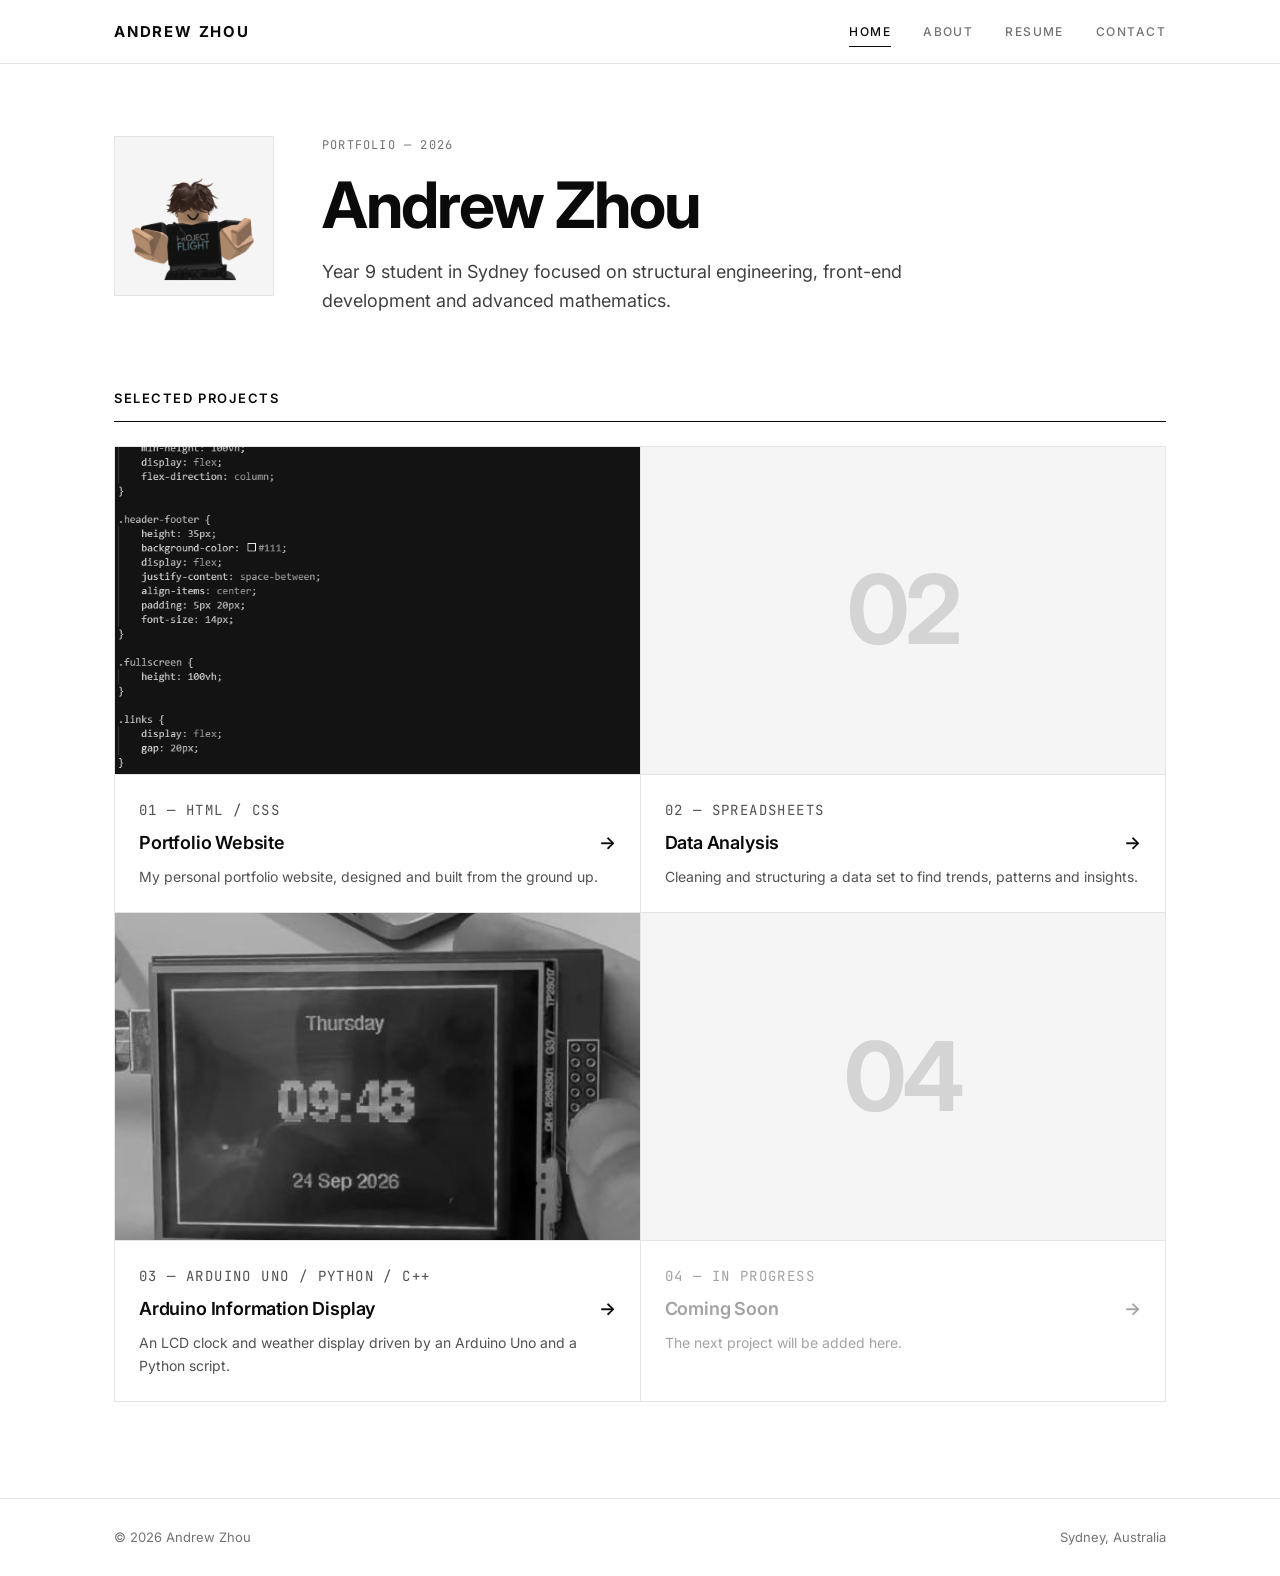
<file: index.html>
<!DOCTYPE html>
<html lang="en">

<head>
    <meta charset="UTF-8">
    <meta name="viewport" content="width=device-width, initial-scale=1.0">
    <title>Andrew Zhou | Portfolio</title>
    <link rel="preconnect" href="https://fonts.googleapis.com">
    <link rel="preconnect" href="https://fonts.gstatic.com" crossorigin>
    <link href="https://fonts.googleapis.com/css2?family=Inter:wght@400;500;600;700&family=JetBrains+Mono:wght@400;500&display=swap" rel="stylesheet">
    <link rel="stylesheet" href="style.css">
</head>

<body>
    <div class="page-layout">
        <header>
            <div class="header-container">
                <a class="brand" href="index.html">Andrew Zhou</a>
                <nav class="links">
                    <a href="index.html" class="active">Home</a>
                    <a href="about.html">About</a>
                    <a href="resume.html">Resume</a>
                    <a href="contacts.html">Contact</a>
                </nav>
            </div>
        </header>

        <main>
            <section class="bio">
                <img class="avatar zoomable" src="pfplaceholder.png" alt="Andrew Zhou">
                <div class="bio-content">
                    <p class="eyebrow">Portfolio — 2026</p>
                    <h1>Andrew Zhou</h1>
                    <p class="lead">Year 9 student in Sydney focused on structural engineering, front-end development
                        and advanced mathematics.</p>
                </div>
            </section>

            <section>
                <h2>Selected Projects</h2>
                <div class="project-grid">
                    <a class="card" href="project1.html">
                        <div class="card-media"><img src="project-1-1.png" alt="Portfolio website CSS"></div>
                        <div class="card-body">
                            <p class="eyebrow">01 — HTML / CSS</p>
                            <h3>Portfolio Website <span class="arrow">→</span></h3>
                            <p>My personal portfolio website, designed and built from the ground up.</p>
                        </div>
                    </a>

                    <a class="card" href="project2.html">
                        <div class="card-media blank">02</div>
                        <div class="card-body">
                            <p class="eyebrow">02 — Spreadsheets</p>
                            <h3>Data Analysis <span class="arrow">→</span></h3>
                            <p>Cleaning and structuring a data set to find trends, patterns and insights.</p>
                        </div>
                    </a>

                    <a class="card" href="project3.html">
                        <div class="card-media"><img src="project-3-display.jpg" alt="Arduino LCD showing the time"></div>
                        <div class="card-body">
                            <p class="eyebrow">03 — Arduino Uno / Python / C++</p>
                            <h3>Arduino Information Display <span class="arrow">→</span></h3>
                            <p>An LCD clock and weather display driven by an Arduino Uno and a Python script.</p>
                        </div>
                    </a>

                    <a class="card muted" href="project4.html">
                        <div class="card-media blank">04</div>
                        <div class="card-body">
                            <p class="eyebrow">04 — In progress</p>
                            <h3>Coming Soon <span class="arrow">→</span></h3>
                            <p>The next project will be added here.</p>
                        </div>
                    </a>
                </div>
            </section>
        </main>

        <footer>
            <div class="footer-container">
                <p>© 2026 Andrew Zhou</p>
                <p>Sydney, Australia</p>
            </div>
        </footer>
    </div>
    <script src="script.js"></script>
</body>

</html>
</file>
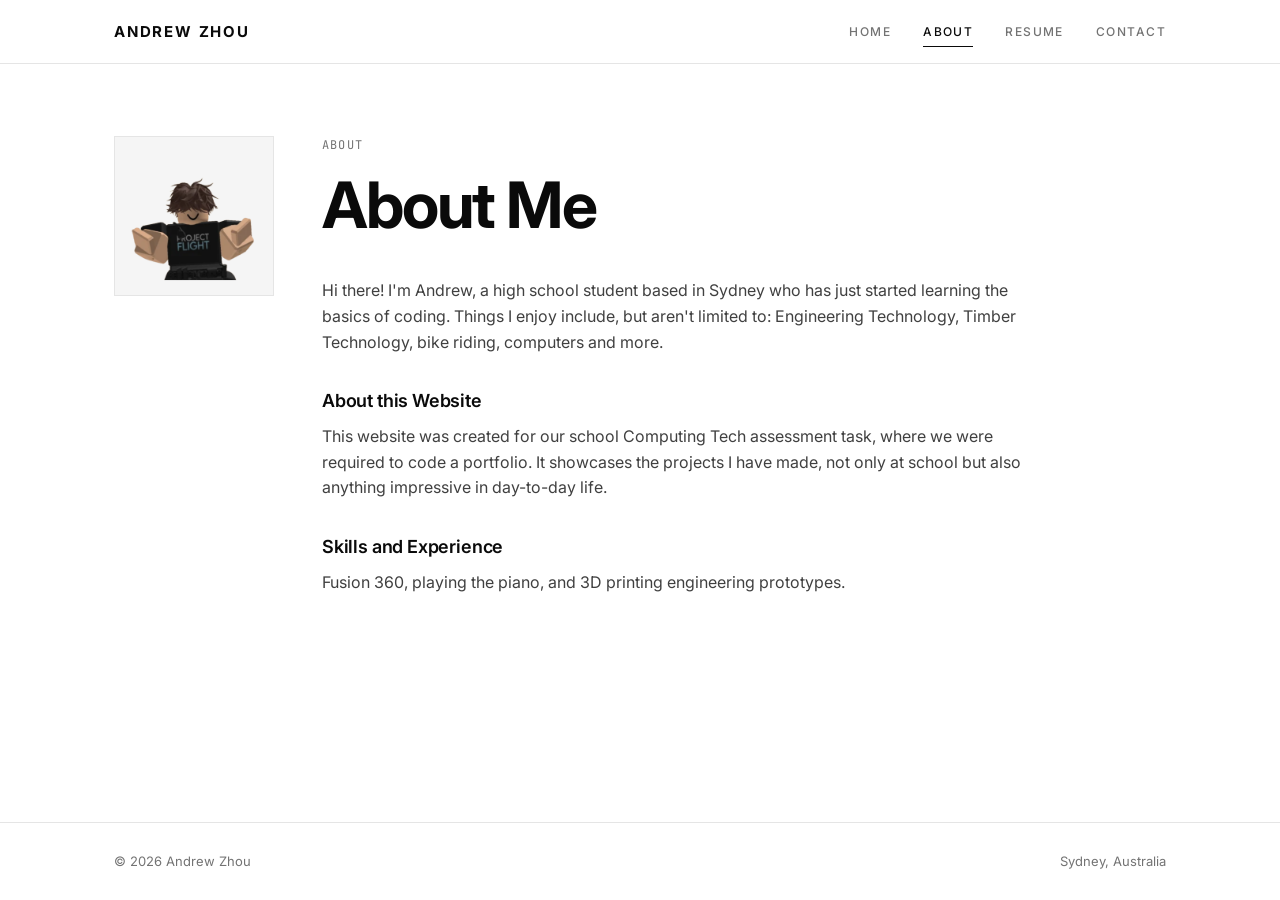
<file: about.html>
<!DOCTYPE html>
<html lang="en">

<head>
    <meta charset="UTF-8">
    <meta name="viewport" content="width=device-width, initial-scale=1.0">
    <title>About | Andrew Zhou</title>
    <link rel="preconnect" href="https://fonts.googleapis.com">
    <link rel="preconnect" href="https://fonts.gstatic.com" crossorigin>
    <link href="https://fonts.googleapis.com/css2?family=Inter:wght@400;500;600;700&family=JetBrains+Mono:wght@400;500&display=swap" rel="stylesheet">
    <link rel="stylesheet" href="style.css">
</head>

<body>
    <div class="page-layout">
        <header>
            <div class="header-container">
                <a class="brand" href="index.html">Andrew Zhou</a>
                <nav class="links">
                    <a href="index.html">Home</a>
                    <a href="about.html" class="active">About</a>
                    <a href="resume.html">Resume</a>
                    <a href="contacts.html">Contact</a>
                </nav>
            </div>
        </header>

        <main>
            <section class="bio">
                <img class="avatar zoomable" src="pfplaceholder.png" alt="Andrew Zhou">
                <div class="bio-content">
                    <p class="eyebrow">About</p>
                    <h1>About Me</h1>
                    <div class="prose">
                        <p>Hi there! I'm Andrew, a high school student based in Sydney who has just started learning
                            the basics of coding. Things I enjoy include, but aren't limited to: Engineering
                            Technology, Timber Technology, bike riding, computers and more.</p>

                        <h3>About this Website</h3>
                        <p>This website was created for our school Computing Tech assessment task, where we were
                            required to code a portfolio. It showcases the projects I have made, not only at school but
                            also anything impressive in day-to-day life.</p>

                        <h3>Skills and Experience</h3>
                        <p>Fusion 360, playing the piano, and 3D printing engineering prototypes.</p>
                    </div>
                </div>
            </section>
        </main>

        <footer>
            <div class="footer-container">
                <p>© 2026 Andrew Zhou</p>
                <p>Sydney, Australia</p>
            </div>
        </footer>
    </div>
    <script src="script.js"></script>
</body>

</html>
</file>
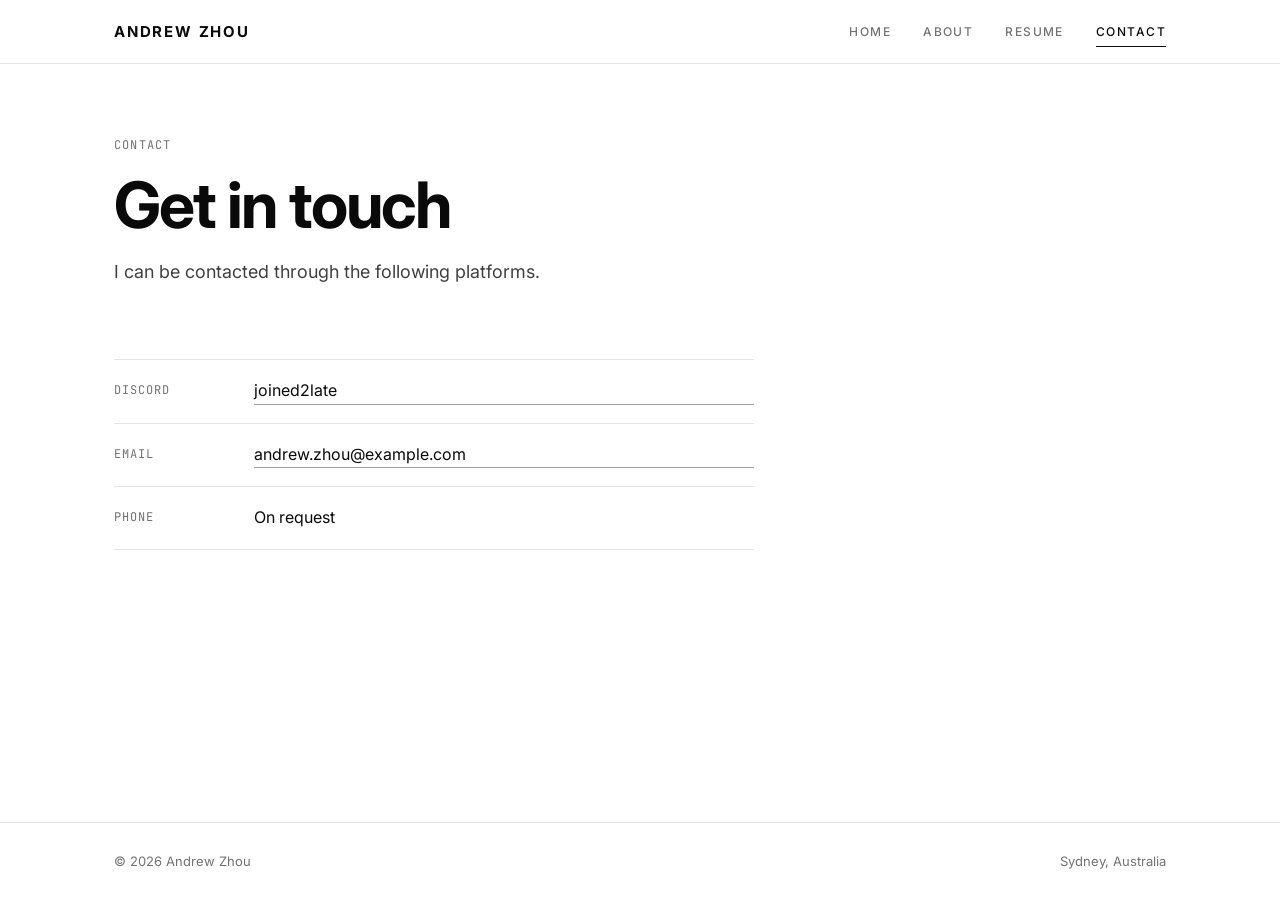
<file: contacts.html>
<!DOCTYPE html>
<html lang="en">

<head>
    <meta charset="UTF-8">
    <meta name="viewport" content="width=device-width, initial-scale=1.0">
    <title>Contact | Andrew Zhou</title>
    <link rel="preconnect" href="https://fonts.googleapis.com">
    <link rel="preconnect" href="https://fonts.gstatic.com" crossorigin>
    <link href="https://fonts.googleapis.com/css2?family=Inter:wght@400;500;600;700&family=JetBrains+Mono:wght@400;500&display=swap" rel="stylesheet">
    <link rel="stylesheet" href="style.css">
</head>

<body>
    <div class="page-layout">
        <header>
            <div class="header-container">
                <a class="brand" href="index.html">Andrew Zhou</a>
                <nav class="links">
                    <a href="index.html">Home</a>
                    <a href="about.html">About</a>
                    <a href="resume.html">Resume</a>
                    <a href="contacts.html" class="active">Contact</a>
                </nav>
            </div>
        </header>

        <main>
            <section>
                <p class="eyebrow">Contact</p>
                <h1>Get in touch</h1>
                <p class="lead" style="margin-top: 20px;">I can be contacted through the following platforms.</p>
            </section>

            <ul class="contact-list">
                <li><span class="label">Discord</span><a href="https://discord.com/users/user_id"
                        target="_blank" rel="noopener">joined2late</a></li>
                <li><span class="label">Email</span><a href="mailto:andrew.zhou@example.com">andrew.zhou@example.com</a></li>
                <li><span class="label">Phone</span><span>On request</span></li>
            </ul>
        </main>

        <footer>
            <div class="footer-container">
                <p>© 2026 Andrew Zhou</p>
                <p>Sydney, Australia</p>
            </div>
        </footer>
    </div>
    <script src="script.js"></script>
</body>

</html>
</file>
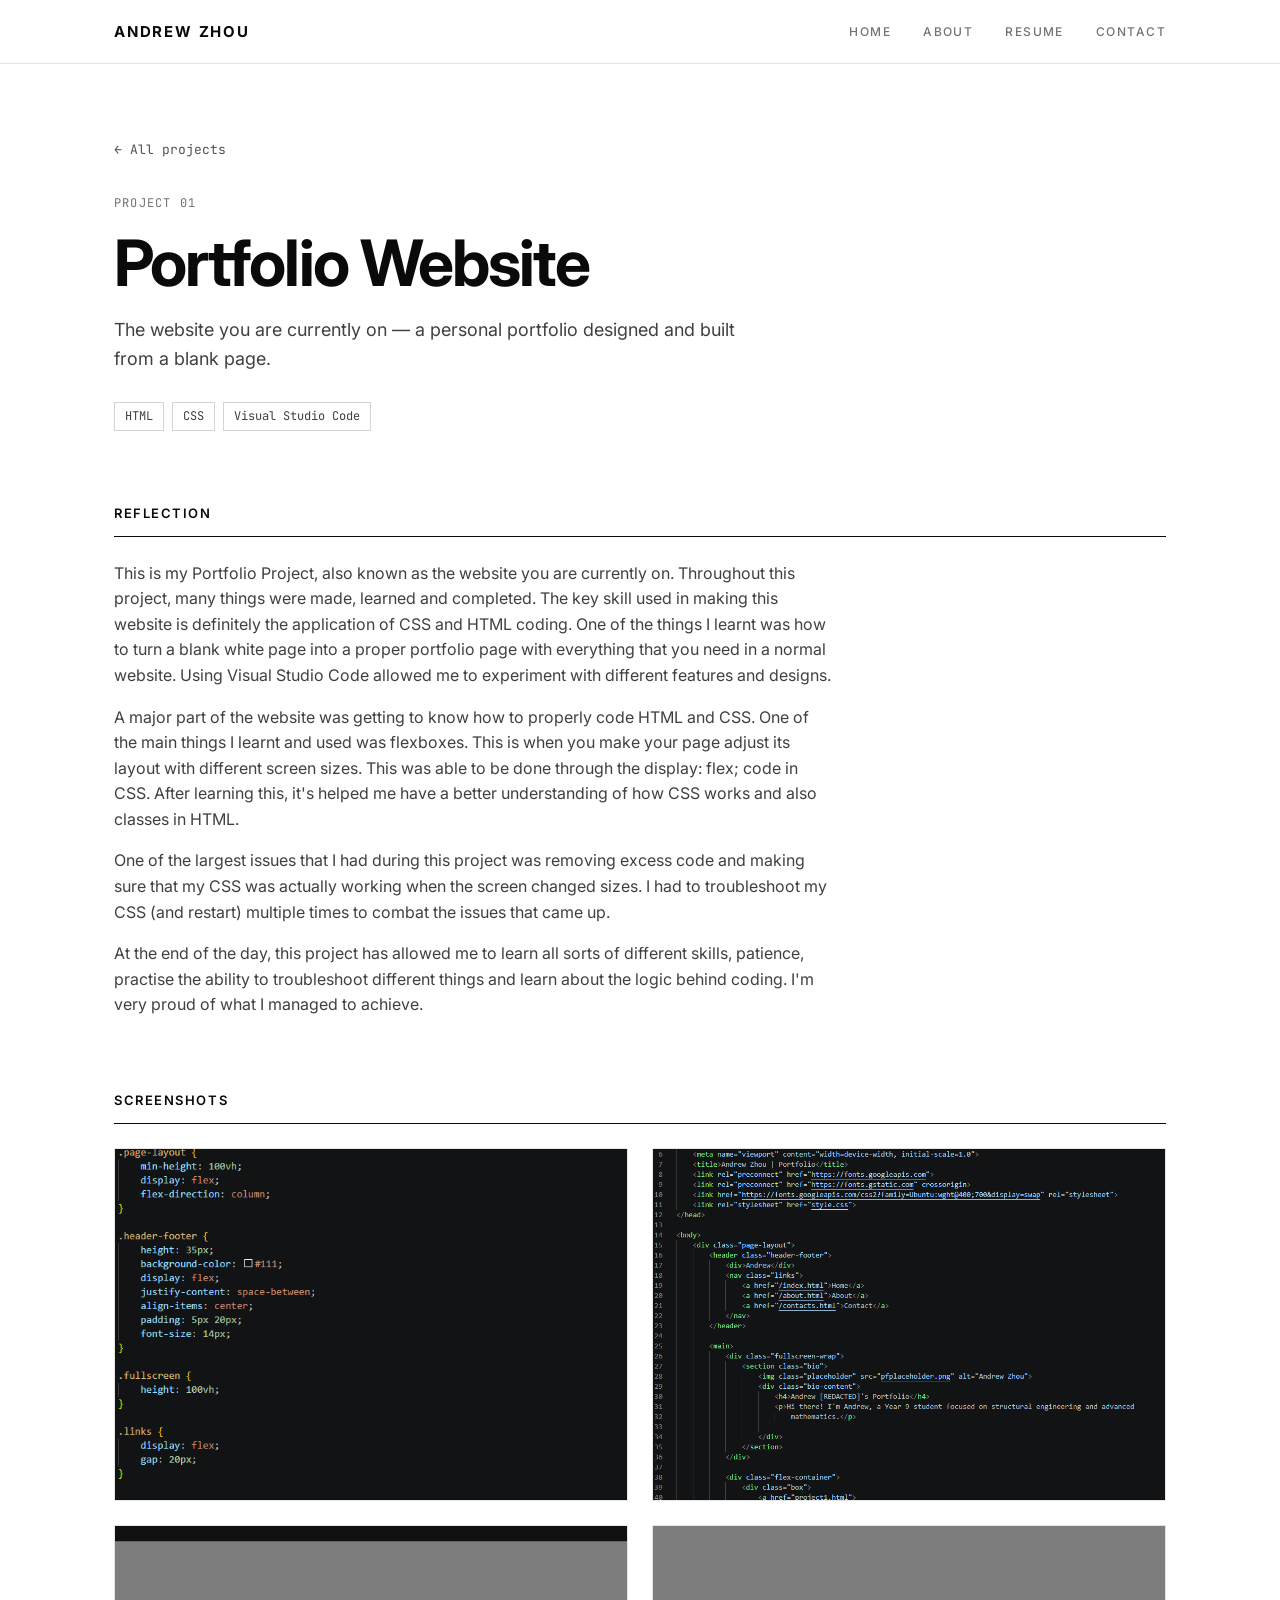
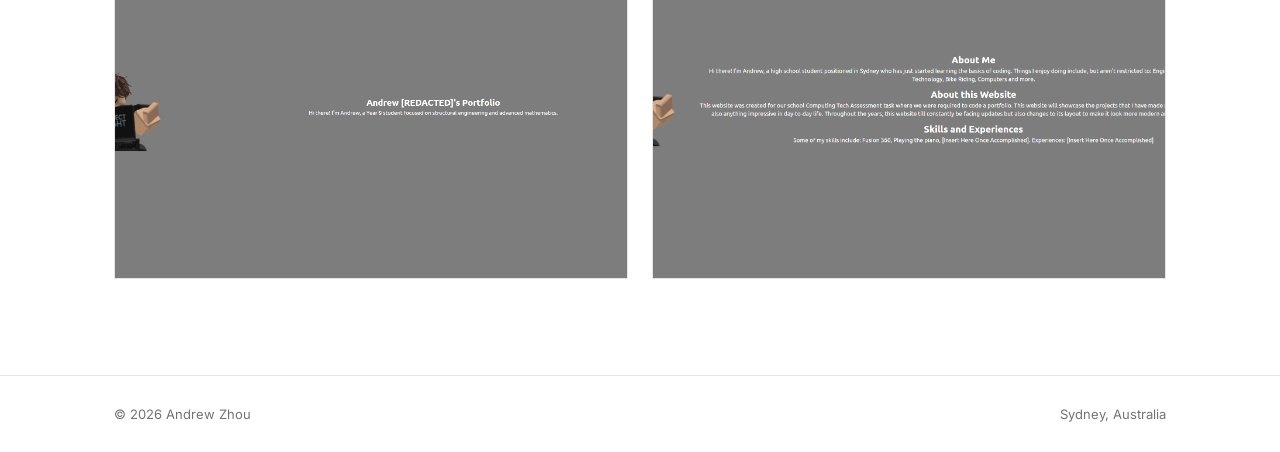
<file: project1.html>
<!DOCTYPE html>
<html lang="en">

<head>
    <meta charset="UTF-8">
    <meta name="viewport" content="width=device-width, initial-scale=1.0">
    <title>Portfolio Website | Andrew Zhou</title>
    <link rel="preconnect" href="https://fonts.googleapis.com">
    <link rel="preconnect" href="https://fonts.gstatic.com" crossorigin>
    <link href="https://fonts.googleapis.com/css2?family=Inter:wght@400;500;600;700&family=JetBrains+Mono:wght@400;500&display=swap" rel="stylesheet">
    <link rel="stylesheet" href="style.css">
</head>

<body>
    <div class="page-layout">
        <header>
            <div class="header-container">
                <a class="brand" href="index.html">Andrew Zhou</a>
                <nav class="links">
                    <a href="index.html">Home</a>
                    <a href="about.html">About</a>
                    <a href="resume.html">Resume</a>
                    <a href="contacts.html">Contact</a>
                </nav>
            </div>
        </header>

        <main>
            <section class="project-header">
                <a class="back-link" href="index.html">← All projects</a>
                <p class="eyebrow" style="margin-top: 32px;">Project 01</p>
                <h1>Portfolio Website</h1>
                <p class="lead">The website you are currently on — a personal portfolio designed and built from a
                    blank page.</p>
                <div class="meta-row">
                    <span class="tag">HTML</span>
                    <span class="tag">CSS</span>
                    <span class="tag">Visual Studio Code</span>
                </div>
            </section>

            <section>
                <h2>Reflection</h2>
                <div class="prose">
                    <p>This is my Portfolio Project, also known as the website you are currently on. Throughout this
                        project, many things were made, learned and completed. The key skill used in making this website
                        is definitely the application of CSS and HTML coding. One of the things I learnt was how to turn
                        a blank white page into a proper portfolio page with everything that you need in a normal
                        website. Using Visual Studio Code allowed me to experiment with different features and
                        designs.</p>

                    <p>A major part of the website was getting to know how to properly code HTML and CSS. One of the
                        main things I learnt and used was flexboxes. This is when you make your page adjust its layout
                        with different screen sizes. This was able to be done through the display: flex; code in CSS.
                        After learning this, it's helped me have a better understanding of how CSS works and also
                        classes in HTML.</p>

                    <p>One of the largest issues that I had during this project was removing excess code and making
                        sure that my CSS was actually working when the screen changed sizes. I had to troubleshoot my
                        CSS (and restart) multiple times to combat the issues that came up.</p>

                    <p>At the end of the day, this project has allowed me to learn all sorts of different skills,
                        patience, practise the ability to troubleshoot different things and learn about the logic behind
                        coding. I'm very proud of what I managed to achieve.</p>
                </div>
            </section>

            <section>
                <h2>Screenshots</h2>
                <div class="gallery">
                    <figure><img class="zoomable" src="project-1-1.png" alt="Portfolio CSS, view 1"></figure>
                    <figure><img class="zoomable" src="project-1-2.png" alt="Portfolio CSS, view 2"></figure>
                    <figure><img class="zoomable" src="project-1-3.png" alt="Portfolio CSS, view 3"></figure>
                    <figure><img class="zoomable" src="project-1-4.png" alt="Portfolio CSS, view 4"></figure>
                </div>
            </section>
        </main>

        <footer>
            <div class="footer-container">
                <p>© 2026 Andrew Zhou</p>
                <p>Sydney, Australia</p>
            </div>
        </footer>
    </div>
    <script src="script.js"></script>
</body>

</html>
</file>
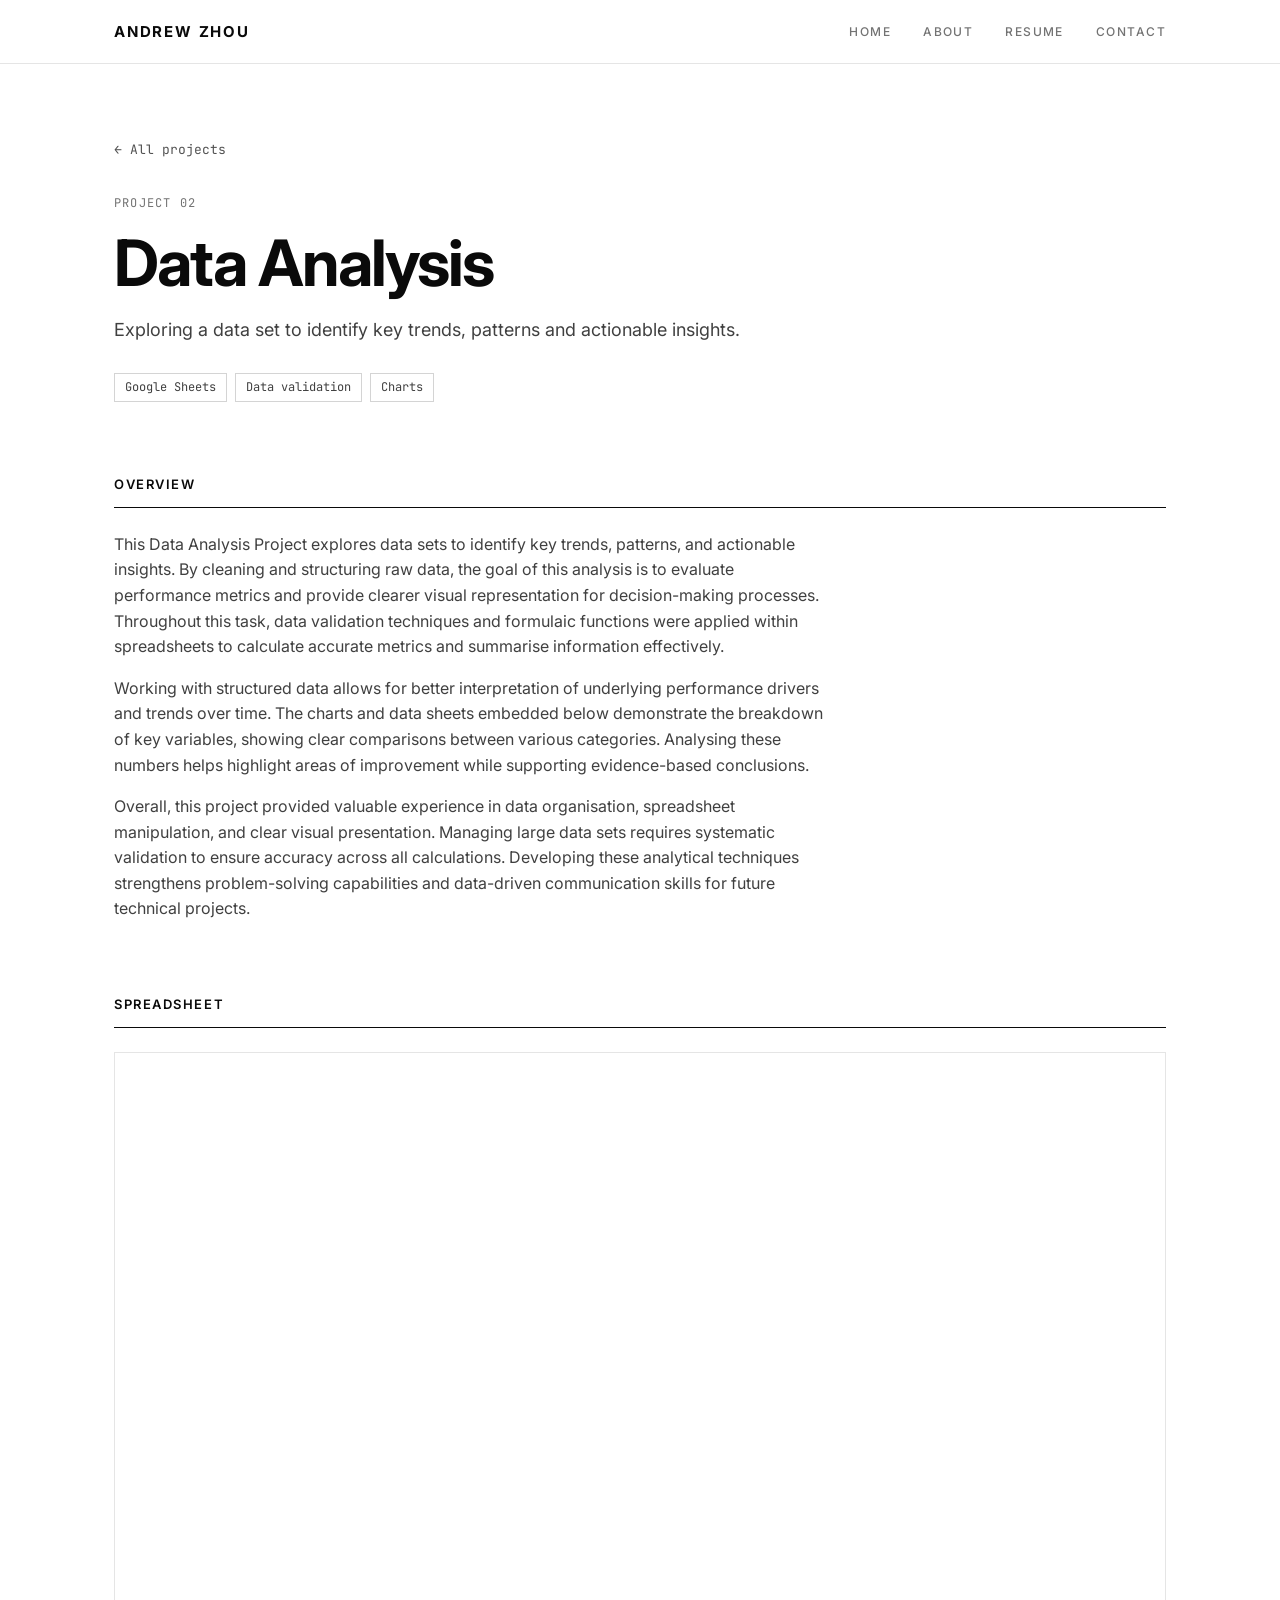
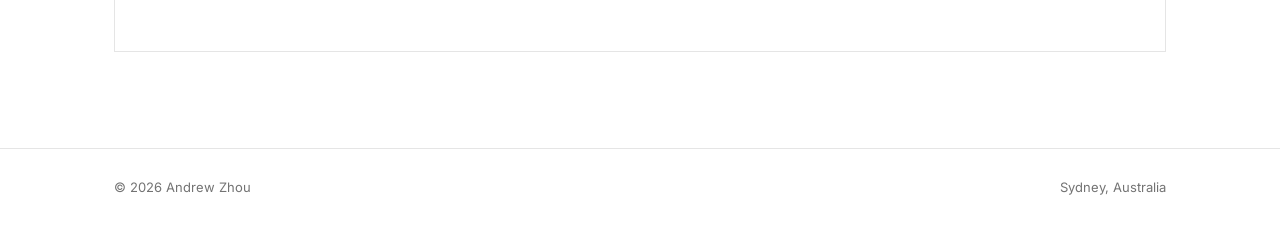
<file: project2.html>
<!DOCTYPE html>
<html lang="en">

<head>
    <meta charset="UTF-8">
    <meta name="viewport" content="width=device-width, initial-scale=1.0">
    <title>Data Analysis | Andrew Zhou</title>
    <link rel="preconnect" href="https://fonts.googleapis.com">
    <link rel="preconnect" href="https://fonts.gstatic.com" crossorigin>
    <link href="https://fonts.googleapis.com/css2?family=Inter:wght@400;500;600;700&family=JetBrains+Mono:wght@400;500&display=swap" rel="stylesheet">
    <link rel="stylesheet" href="style.css">
</head>

<body>
    <div class="page-layout">
        <header>
            <div class="header-container">
                <a class="brand" href="index.html">Andrew Zhou</a>
                <nav class="links">
                    <a href="index.html">Home</a>
                    <a href="about.html">About</a>
                    <a href="resume.html">Resume</a>
                    <a href="contacts.html">Contact</a>
                </nav>
            </div>
        </header>

        <main>
            <section class="project-header">
                <a class="back-link" href="index.html">← All projects</a>
                <p class="eyebrow" style="margin-top: 32px;">Project 02</p>
                <h1>Data Analysis</h1>
                <p class="lead">Exploring a data set to identify key trends, patterns and actionable insights.</p>
                <div class="meta-row">
                    <span class="tag">Google Sheets</span>
                    <span class="tag">Data validation</span>
                    <span class="tag">Charts</span>
                </div>
            </section>

            <section>
                <h2>Overview</h2>
                <div class="prose">
                    <p>This Data Analysis Project explores data sets to identify key trends, patterns, and actionable
                        insights. By cleaning and structuring raw data, the goal of this analysis is to evaluate
                        performance metrics and provide clearer visual representation for decision-making processes.
                        Throughout this task, data validation techniques and formulaic functions were applied within
                        spreadsheets to calculate accurate metrics and summarise information effectively.</p>

                    <p>Working with structured data allows for better interpretation of underlying performance drivers
                        and trends over time. The charts and data sheets embedded below demonstrate the breakdown of key
                        variables, showing clear comparisons between various categories. Analysing these numbers helps
                        highlight areas of improvement while supporting evidence-based conclusions.</p>

                    <p>Overall, this project provided valuable experience in data organisation, spreadsheet
                        manipulation, and clear visual presentation. Managing large data sets requires systematic
                        validation to ensure accuracy across all calculations. Developing these analytical techniques
                        strengthens problem-solving capabilities and data-driven communication skills for future
                        technical projects.</p>
                </div>
            </section>

            <section>
                <h2>Spreadsheet</h2>
                <iframe class="project-iframe" title="Data analysis spreadsheet"
                    src="https://docs.google.com/spreadsheets/d/e/2PACX-1vS1YL8SQhiE1NssMwCiyISumBvDnie-OPZ-WW_bIde1H_YbNK5woo7lVQIMuYeaV9eS14GYPBPFekaS/pubhtml?widget=true&amp;headers=false"></iframe>
            </section>
        </main>

        <footer>
            <div class="footer-container">
                <p>© 2026 Andrew Zhou</p>
                <p>Sydney, Australia</p>
            </div>
        </footer>
    </div>
    <script src="script.js"></script>
</body>

</html>
</file>
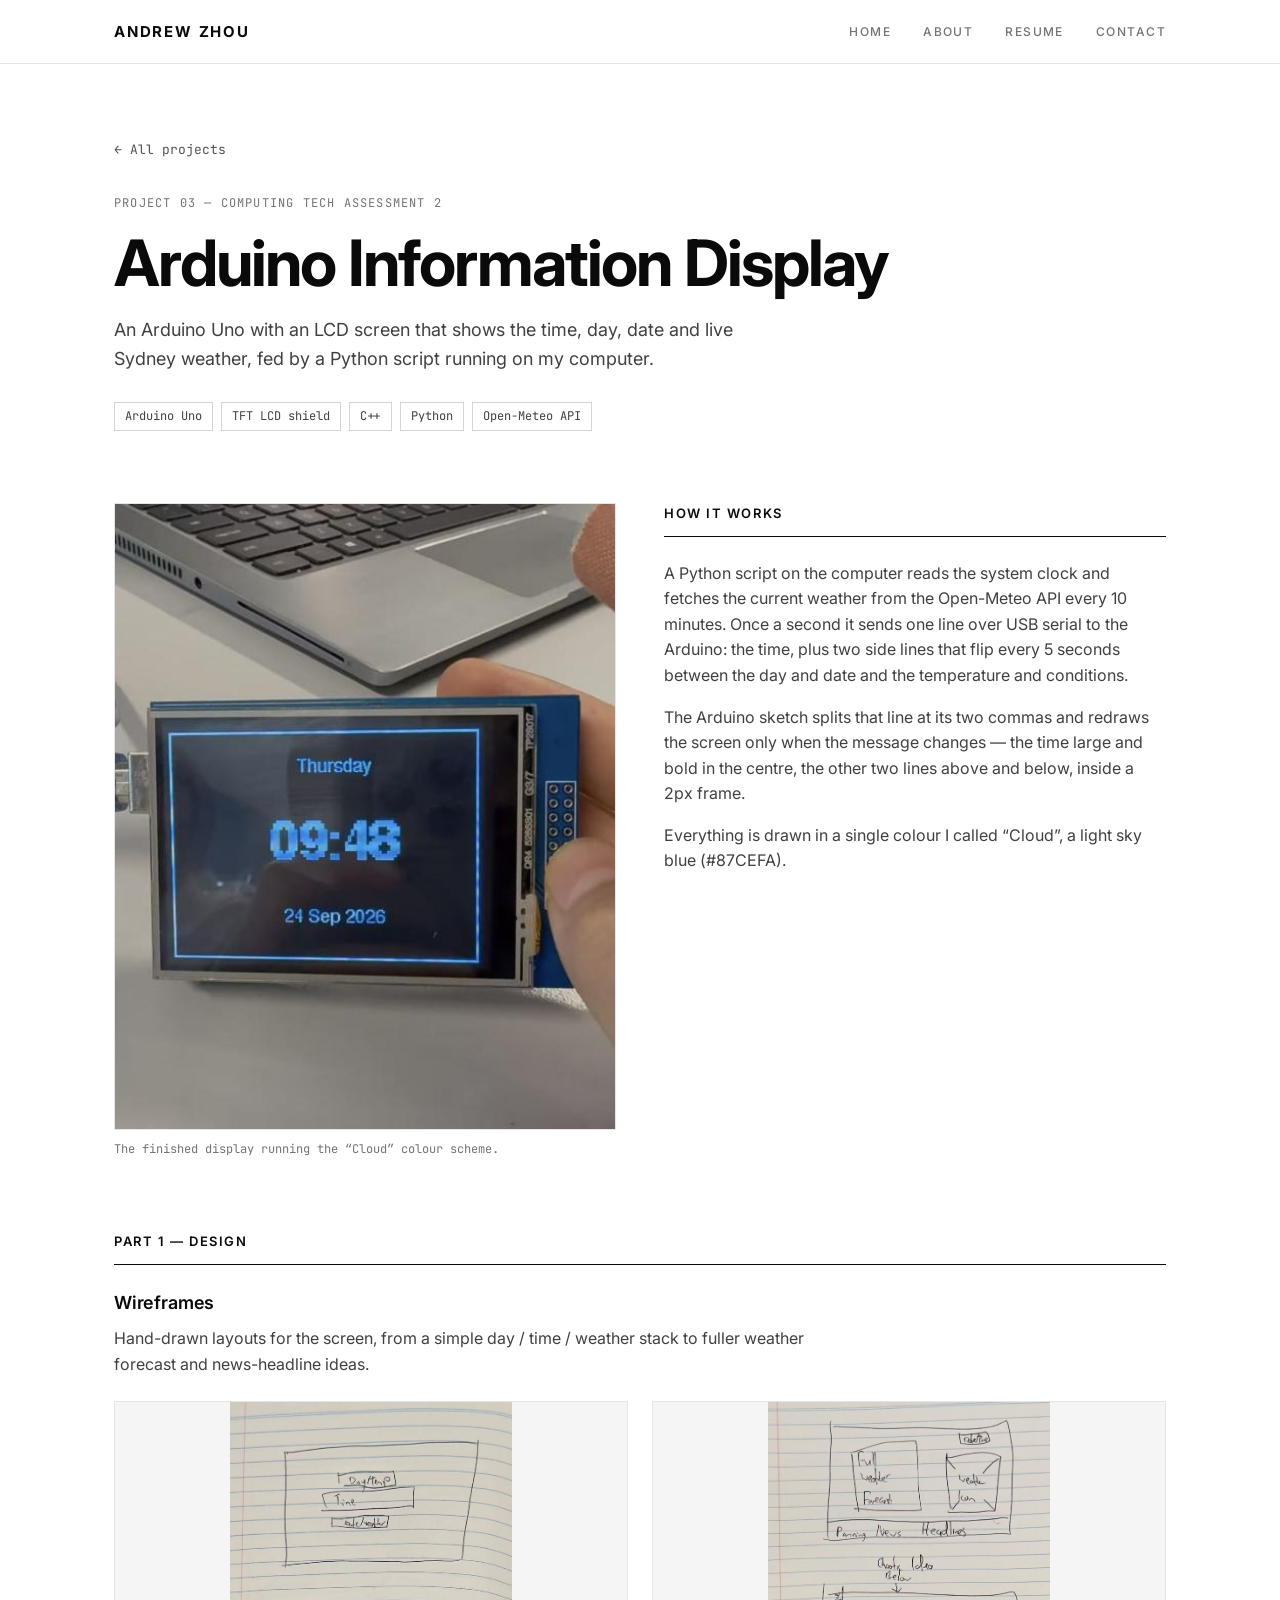
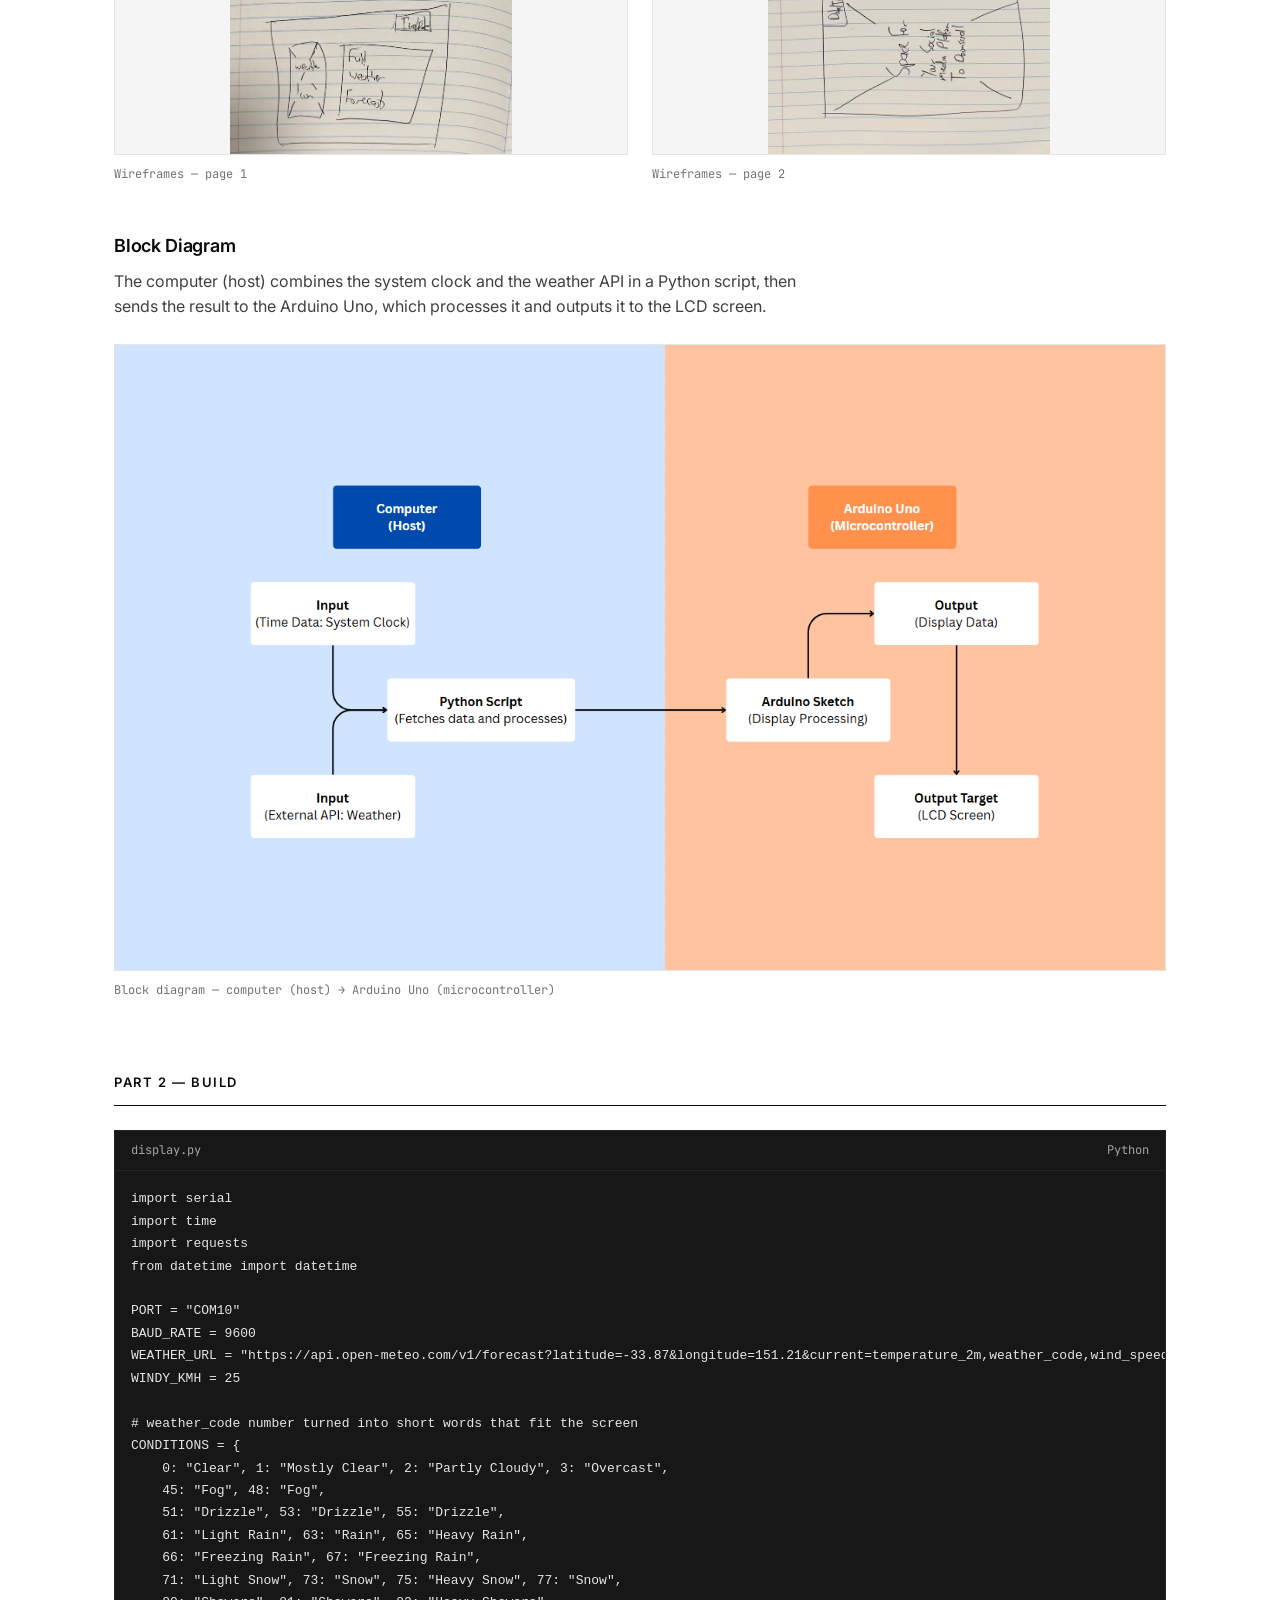
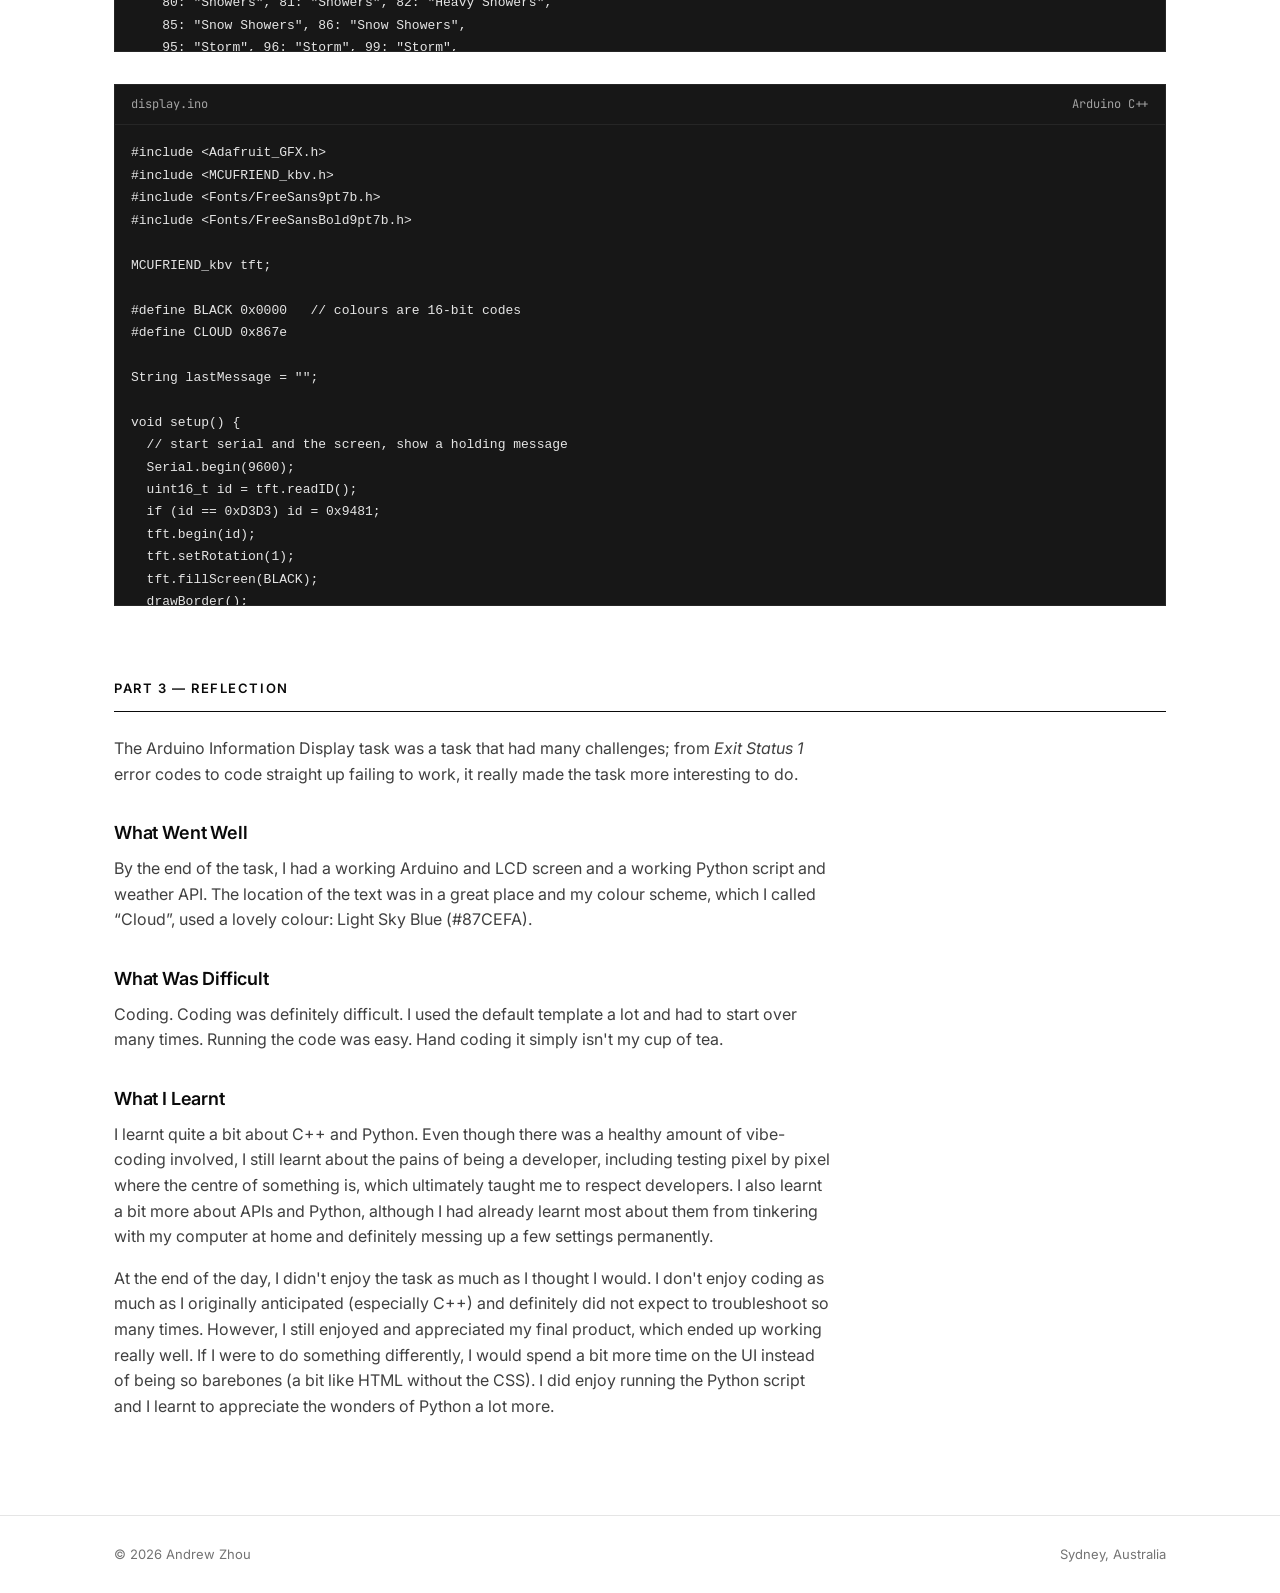
<file: project3.html>
<!DOCTYPE html>
<html lang="en">

<head>
    <meta charset="UTF-8">
    <meta name="viewport" content="width=device-width, initial-scale=1.0">
    <title>Arduino Information Display | Andrew Zhou</title>
    <link rel="preconnect" href="https://fonts.googleapis.com">
    <link rel="preconnect" href="https://fonts.gstatic.com" crossorigin>
    <link href="https://fonts.googleapis.com/css2?family=Inter:wght@400;500;600;700&family=JetBrains+Mono:wght@400;500&display=swap" rel="stylesheet">
    <link rel="stylesheet" href="style.css">
</head>

<body>
    <div class="page-layout">
        <header>
            <div class="header-container">
                <a class="brand" href="index.html">Andrew Zhou</a>
                <nav class="links">
                    <a href="index.html">Home</a>
                    <a href="about.html">About</a>
                    <a href="resume.html">Resume</a>
                    <a href="contacts.html">Contact</a>
                </nav>
            </div>
        </header>

        <main>
            <section class="project-header">
                <a class="back-link" href="index.html">← All projects</a>
                <p class="eyebrow" style="margin-top: 32px;">Project 03 — Computing Tech Assessment 2</p>
                <h1>Arduino Information Display</h1>
                <p class="lead">An Arduino Uno with an LCD screen that shows the time, day, date and live Sydney
                    weather, fed by a Python script running on my computer.</p>
                <div class="meta-row">
                    <span class="tag">Arduino Uno</span>
                    <span class="tag">TFT LCD shield</span>
                    <span class="tag">C++</span>
                    <span class="tag">Python</span>
                    <span class="tag">Open-Meteo API</span>
                </div>
            </section>

            <section class="split">
                <figure>
                    <img class="zoomable" src="project-3-display.jpg" alt="The finished display showing Thursday, 09:48, 24 Sep 2026"
                        style="aspect-ratio: 4 / 5;">
                    <figcaption>The finished display running the “Cloud” colour scheme.</figcaption>
                </figure>
                <div>
                    <h2>How it works</h2>
                    <div class="prose">
                        <p>A Python script on the computer reads the system clock and fetches the current weather from
                            the Open-Meteo API every 10 minutes. Once a second it sends one line over USB serial to the
                            Arduino: the time, plus two side lines that flip every 5 seconds between the day and date
                            and the temperature and conditions.</p>
                        <p>The Arduino sketch splits that line at its two commas and redraws the screen only when the
                            message changes — the time large and bold in the centre, the other two lines above and
                            below, inside a 2px frame.</p>
                        <p>Everything is drawn in a single colour I called “Cloud”, a light sky blue (#87CEFA).</p>
                    </div>
                </div>
            </section>

            <section>
                <h2>Part 1 — Design</h2>
                <div class="prose">
                    <h3>Wireframes</h3>
                    <p>Hand-drawn layouts for the screen, from a simple day / time / weather stack to fuller weather
                        forecast and news-headline ideas.</p>
                </div>
                <div class="gallery" style="margin-top: 24px;">
                    <figure class="contain">
                        <img class="zoomable" src="project-3-wireframe-1.jpg" alt="Hand-drawn wireframes, page 1">
                        <figcaption>Wireframes — page 1</figcaption>
                    </figure>
                    <figure class="contain">
                        <img class="zoomable" src="project-3-wireframe-2.jpg" alt="Hand-drawn wireframes, page 2">
                        <figcaption>Wireframes — page 2</figcaption>
                    </figure>
                </div>

                <div class="prose" style="margin-top: 48px;">
                    <h3>Block Diagram</h3>
                    <p>The computer (host) combines the system clock and the weather API in a Python script, then
                        sends the result to the Arduino Uno, which processes it and outputs it to the LCD screen.</p>
                </div>
                <figure class="wide" style="margin-top: 24px;">
                    <img class="zoomable" src="project-3-block-diagram.png" alt="Block diagram: computer inputs to Python script to Arduino sketch to LCD screen">
                    <figcaption>Block diagram — computer (host) → Arduino Uno (microcontroller)</figcaption>
                </figure>
            </section>

            <section>
                <h2>Part 2 — Build</h2>

                <div class="code-block">
                    <div class="code-title"><span>display.py</span><span>Python</span></div>
<pre><code>import serial
import time
import requests
from datetime import datetime

PORT = "COM10"
BAUD_RATE = 9600
WEATHER_URL = "https://api.open-meteo.com/v1/forecast?latitude=-33.87&amp;longitude=151.21&amp;current=temperature_2m,weather_code,wind_speed_10m"
WINDY_KMH = 25

# weather_code number turned into short words that fit the screen
CONDITIONS = {
    0: "Clear", 1: "Mostly Clear", 2: "Partly Cloudy", 3: "Overcast",
    45: "Fog", 48: "Fog",
    51: "Drizzle", 53: "Drizzle", 55: "Drizzle",
    61: "Light Rain", 63: "Rain", 65: "Heavy Rain",
    66: "Freezing Rain", 67: "Freezing Rain",
    71: "Light Snow", 73: "Snow", 75: "Heavy Snow", 77: "Snow",
    80: "Showers", 81: "Showers", 82: "Heavy Showers",
    85: "Snow Showers", 86: "Snow Showers",
    95: "Storm", 96: "Storm", 99: "Storm",
}

# open the port, or say why it failed instead of dying quietly
try:
    arduino = serial.Serial(PORT, BAUD_RATE)
except serial.SerialException as error:
    print("Could not open", PORT)
    print(error)
    print("Fix: check Tools &gt; Port, and close the Serial Monitor if it is open.")
    raise SystemExit

time.sleep(2)
print("Connected. Press Ctrl+C to stop.")

temperature = "--"
weather_code = None
wind_speed = 0
seconds_until_weather = 0

while True:
    # refresh the weather every 10 minutes, keep the last value if it fails
    if seconds_until_weather &lt;= 0:
        try:
            response = requests.get(WEATHER_URL, timeout=5)
            current = response.json()["current"]
            temperature = round(current["temperature_2m"])
            weather_code = current["weather_code"]
            wind_speed = current["wind_speed_10m"]
            print("Weather updated:", temperature, weather_code, wind_speed)
        except Exception as error:
            print("Weather fetch failed, keeping last values:", error)
        seconds_until_weather = 600

    now = datetime.now()

    # flip the side lines between date and weather every 5 seconds
    show_weather = (int(time.time()) // 5) % 2 == 1

    if show_weather:
        conditions = CONDITIONS.get(weather_code, "...")
        # wind only wins on an otherwise clear or cloudy day
        if wind_speed &gt;= WINDY_KMH and weather_code in (0, 1, 2, 3):
            conditions = "Windy"
        top_line = str(temperature) + " C"
        bottom_line = conditions
    else:
        top_line = now.strftime("%A")
        bottom_line = now.strftime("%d %b %Y")

    time_text = now.strftime("%H:%M")

    # three fields, comma separated, sent as bytes with a newline
    message = time_text + "," + top_line + "," + bottom_line
    arduino.write((message + "\n").encode())
    print("Sent:", message)

    time.sleep(1)
    seconds_until_weather = seconds_until_weather - 1</code></pre>
                </div>

                <div class="code-block">
                    <div class="code-title"><span>display.ino</span><span>Arduino C++</span></div>
<pre><code>#include &lt;Adafruit_GFX.h&gt;
#include &lt;MCUFRIEND_kbv.h&gt;
#include &lt;Fonts/FreeSans9pt7b.h&gt;
#include &lt;Fonts/FreeSansBold9pt7b.h&gt;

MCUFRIEND_kbv tft;

#define BLACK 0x0000   // colours are 16-bit codes
#define CLOUD 0x867e

String lastMessage = "";

void setup() {
  // start serial and the screen, show a holding message
  Serial.begin(9600);
  uint16_t id = tft.readID();
  if (id == 0xD3D3) id = 0x9481;
  tft.begin(id);
  tft.setRotation(1);
  tft.fillScreen(BLACK);
  drawBorder();
  showmsgXY(60, 130, 1, &amp;FreeSans9pt7b, "Waiting for PC...");
}

void loop() {
  // grab a whole line from the PC, but only redraw when it changes
  if (Serial.available() &gt; 0) {
    String message = Serial.readStringUntil('\n');
    message.trim();
    if (message != lastMessage) {
      lastMessage = message;
      Serial.println(message);
      showClock(message);
    }
  }
}

void showClock(String message) {
  // find the two commas, then split the line into three parts
  int comma1 = message.indexOf(',');
  int comma2 = message.indexOf(',', comma1 + 1);

  if (comma1 &gt; -1 &amp;&amp; comma2 &gt; -1) {
    String timeText = message.substring(0, comma1);
    String dayText  = message.substring(comma1 + 1, comma2);
    String dateText = message.substring(comma2 + 1);

    // wipe, redraw the frame, then the three lines
    tft.fillScreen(BLACK);
    drawBorder();
    showmsgXY(135, 45, 1, &amp;FreeSans9pt7b, dayText);
    showmsgXY(105, 130, 3, &amp;FreeSansBold9pt7b, timeText);
    showmsgXY(120, 195, 1, &amp;FreeSans9pt7b, dateText);
  }
}

void drawBorder() {
  // 2px frame set 6px in from every edge, so text never touches it
  int pad = 6;
  tft.drawRect(pad, pad, tft.width() - pad * 2, tft.height() - pad * 2, CLOUD);
  tft.drawRect(pad + 1, pad + 1, tft.width() - pad * 2 - 2, tft.height() - pad * 2 - 2, CLOUD);
}

void showmsgXY(int x, int y, int sz, const GFXfont *f, String msg) {
  // place the cursor and print one string in the chosen size and font
  tft.setFont(f);
  tft.setCursor(x, y);
  tft.setTextColor(CLOUD);
  tft.setTextSize(sz);
  tft.print(msg);
}</code></pre>
                </div>
            </section>

            <section>
                <h2>Part 3 — Reflection</h2>
                <div class="prose">
                    <p>The Arduino Information Display task was a task that had many challenges; from <em>Exit Status
                            1</em> error codes to code straight up failing to work, it really made the task more
                        interesting to do.</p>

                    <h3>What Went Well</h3>
                    <p>By the end of the task, I had a working Arduino and LCD screen and a working Python script and
                        weather API. The location of the text was in a great place and my colour scheme, which I called
                        “Cloud”, used a lovely colour: Light Sky Blue (#87CEFA).</p>

                    <h3>What Was Difficult</h3>
                    <p>Coding. Coding was definitely difficult. I used the default template a lot and had to start
                        over many times. Running the code was easy. Hand coding it simply isn't my cup of tea.</p>

                    <h3>What I Learnt</h3>
                    <p>I learnt quite a bit about C++ and Python. Even though there was a healthy amount of
                        vibe-coding involved, I still learnt about the pains of being a developer, including testing
                        pixel by pixel where the centre of something is, which ultimately taught me to respect
                        developers. I also learnt a bit more about APIs and Python, although I had already learnt most
                        about them from tinkering with my computer at home and definitely messing up a few settings
                        permanently.</p>

                    <p>At the end of the day, I didn't enjoy the task as much as I thought I would. I don't enjoy
                        coding as much as I originally anticipated (especially C++) and definitely did not expect to
                        troubleshoot so many times. However, I still enjoyed and appreciated my final product, which
                        ended up working really well. If I were to do something differently, I would spend a bit more
                        time on the UI instead of being so barebones (a bit like HTML without the CSS). I did enjoy
                        running the Python script and I learnt to appreciate the wonders of Python a lot more.</p>
                </div>
            </section>
        </main>

        <footer>
            <div class="footer-container">
                <p>© 2026 Andrew Zhou</p>
                <p>Sydney, Australia</p>
            </div>
        </footer>
    </div>
    <script src="script.js"></script>
</body>

</html>
</file>
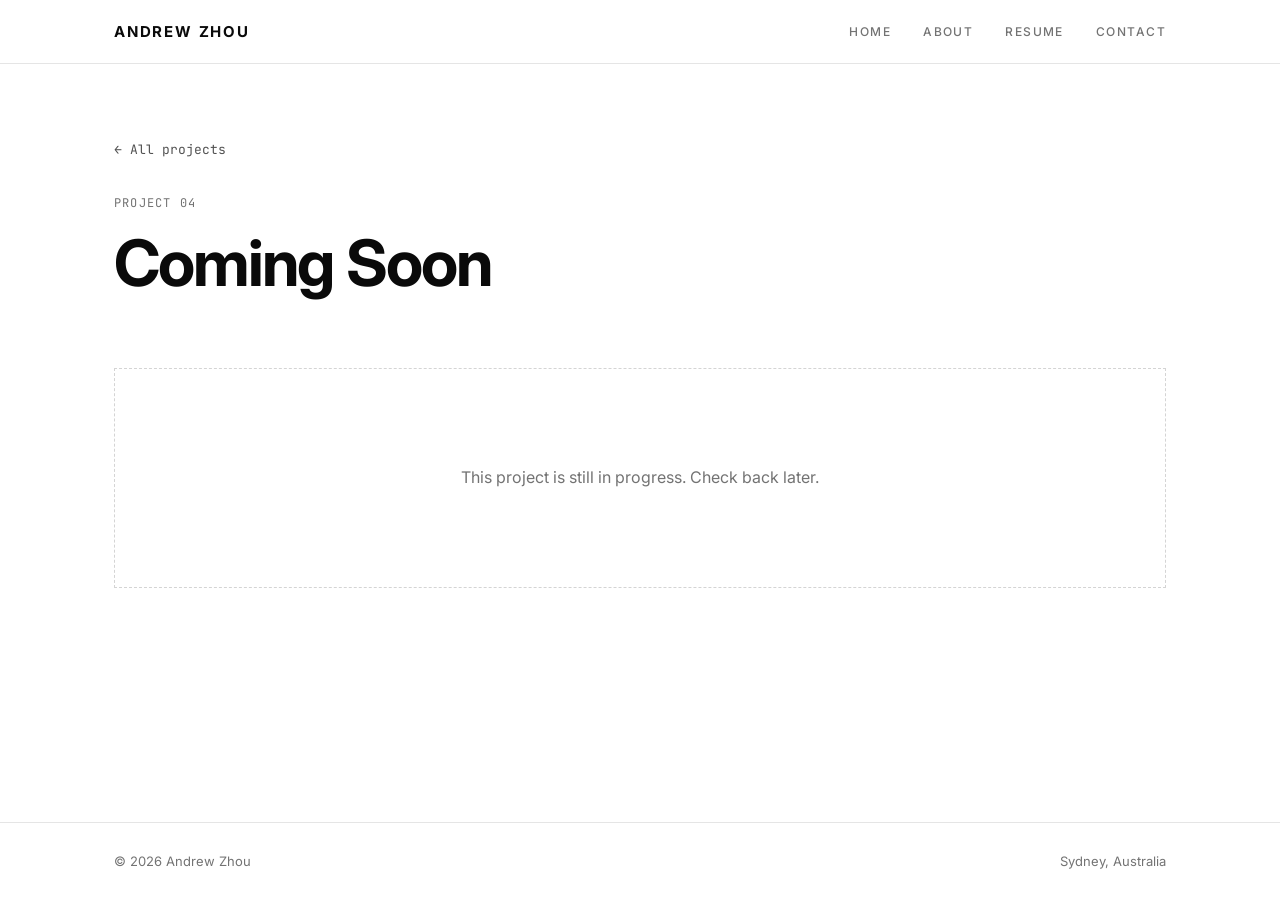
<file: project4.html>
<!DOCTYPE html>
<html lang="en">

<head>
    <meta charset="UTF-8">
    <meta name="viewport" content="width=device-width, initial-scale=1.0">
    <title>Coming Soon | Andrew Zhou</title>
    <link rel="preconnect" href="https://fonts.googleapis.com">
    <link rel="preconnect" href="https://fonts.gstatic.com" crossorigin>
    <link href="https://fonts.googleapis.com/css2?family=Inter:wght@400;500;600;700&family=JetBrains+Mono:wght@400;500&display=swap" rel="stylesheet">
    <link rel="stylesheet" href="style.css">
</head>

<body>
    <div class="page-layout">
        <header>
            <div class="header-container">
                <a class="brand" href="index.html">Andrew Zhou</a>
                <nav class="links">
                    <a href="index.html">Home</a>
                    <a href="about.html">About</a>
                    <a href="resume.html">Resume</a>
                    <a href="contacts.html">Contact</a>
                </nav>
            </div>
        </header>

        <main>
            <section class="project-header">
                <a class="back-link" href="index.html">← All projects</a>
                <p class="eyebrow" style="margin-top: 32px;">Project 04</p>
                <h1>Coming Soon</h1>
            </section>

            <div class="empty-state">
                <p>This project is still in progress. Check back later.</p>
            </div>
        </main>

        <footer>
            <div class="footer-container">
                <p>© 2026 Andrew Zhou</p>
                <p>Sydney, Australia</p>
            </div>
        </footer>
    </div>
    <script src="script.js"></script>
</body>

</html>
</file>
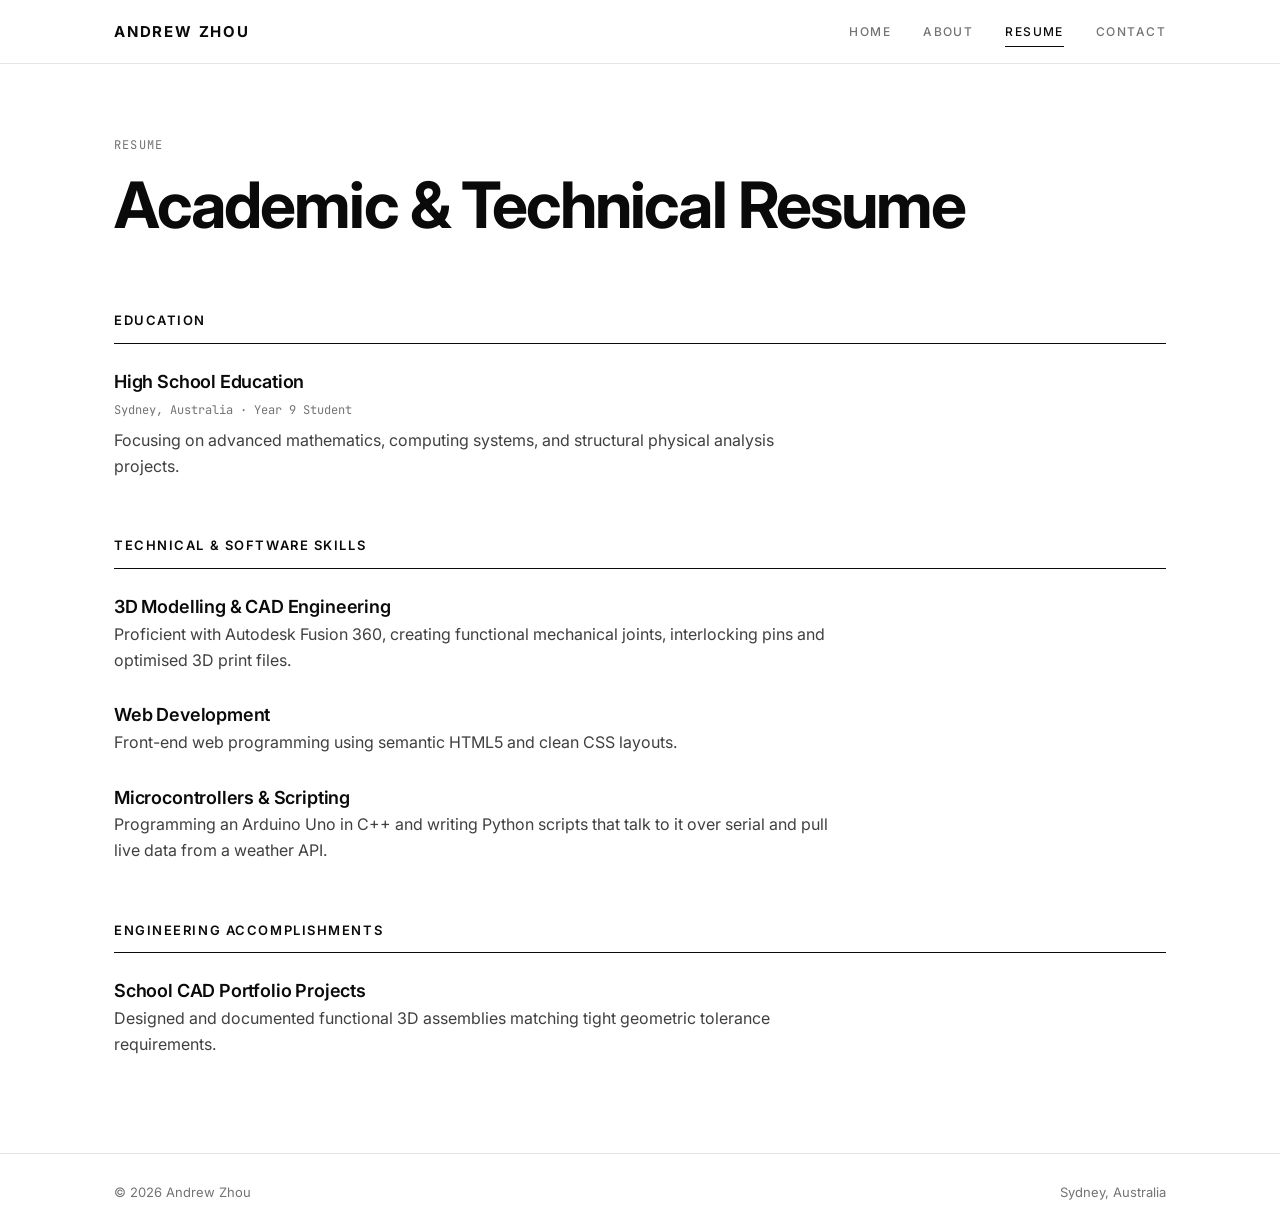
<file: resume.html>
<!DOCTYPE html>
<html lang="en">

<head>
    <meta charset="UTF-8">
    <meta name="viewport" content="width=device-width, initial-scale=1.0">
    <title>Resume | Andrew Zhou</title>
    <link rel="preconnect" href="https://fonts.googleapis.com">
    <link rel="preconnect" href="https://fonts.gstatic.com" crossorigin>
    <link href="https://fonts.googleapis.com/css2?family=Inter:wght@400;500;600;700&family=JetBrains+Mono:wght@400;500&display=swap" rel="stylesheet">
    <link rel="stylesheet" href="style.css">
</head>

<body>
    <div class="page-layout">
        <header>
            <div class="header-container">
                <a class="brand" href="index.html">Andrew Zhou</a>
                <nav class="links">
                    <a href="index.html">Home</a>
                    <a href="about.html">About</a>
                    <a href="resume.html" class="active">Resume</a>
                    <a href="contacts.html">Contact</a>
                </nav>
            </div>
        </header>

        <main>
            <section>
                <p class="eyebrow">Resume</p>
                <h1>Academic &amp; Technical Resume</h1>
            </section>

            <div class="resume-list">
                <section>
                    <h2>Education</h2>
                    <div class="resume-item">
                        <h3>High School Education</h3>
                        <p class="meta">Sydney, Australia · Year 9 Student</p>
                        <p>Focusing on advanced mathematics, computing systems, and structural physical analysis
                            projects.</p>
                    </div>
                </section>

                <section>
                    <h2>Technical &amp; Software Skills</h2>
                    <div class="resume-item">
                        <h3>3D Modelling &amp; CAD Engineering</h3>
                        <p>Proficient with Autodesk Fusion 360, creating functional mechanical joints, interlocking pins
                            and optimised 3D print files.</p>
                    </div>
                    <div class="resume-item">
                        <h3>Web Development</h3>
                        <p>Front-end web programming using semantic HTML5 and clean CSS layouts.</p>
                    </div>
                    <div class="resume-item">
                        <h3>Microcontrollers &amp; Scripting</h3>
                        <p>Programming an Arduino Uno in C++ and writing Python scripts that talk to it over serial
                            and pull live data from a weather API.</p>
                    </div>
                </section>

                <section>
                    <h2>Engineering Accomplishments</h2>
                    <div class="resume-item">
                        <h3>School CAD Portfolio Projects</h3>
                        <p>Designed and documented functional 3D assemblies matching tight geometric tolerance
                            requirements.</p>
                    </div>
                </section>
            </div>
        </main>

        <footer>
            <div class="footer-container">
                <p>© 2026 Andrew Zhou</p>
                <p>Sydney, Australia</p>
            </div>
        </footer>
    </div>
    <script src="script.js"></script>
</body>

</html>
</file>
<file: style.css>
/* ==========================================================================
   Andrew Zhou — Portfolio
   Modernist monochrome: black, white and a scale of greys.
   ========================================================================== */

:root {
    --black: #0a0a0a;
    --grey-900: #171717;
    --grey-800: #262626;
    --grey-700: #404040;
    --grey-600: #525252;
    --grey-500: #737373;
    --grey-400: #a3a3a3;
    --grey-300: #d4d4d4;
    --grey-200: #e5e5e5;
    --grey-100: #f5f5f5;
    --white: #ffffff;

    --font-sans: 'Inter', 'Helvetica Neue', Helvetica, Arial, sans-serif;
    --font-mono: 'JetBrains Mono', ui-monospace, Consolas, monospace;

    --page-width: 1100px;
    --gutter: 24px;
    --header-height: 64px;
}

/* ---------- 1. Base ---------- */
*,
*::before,
*::after {
    box-sizing: border-box;
    margin: 0;
    padding: 0;
}

html {
    scroll-behavior: smooth;
}

body {
    font-family: var(--font-sans);
    background-color: var(--white);
    color: var(--black);
    font-size: 16px;
    line-height: 1.6;
    -webkit-font-smoothing: antialiased;
}

img {
    display: block;
    max-width: 100%;
}

a {
    color: inherit;
}

::selection {
    background: var(--black);
    color: var(--white);
}

.page-layout {
    min-height: 100vh;
    display: flex;
    flex-direction: column;
}

/* ---------- 2. Header ---------- */
header {
    position: sticky;
    top: 0;
    z-index: 100;
    height: var(--header-height);
    background-color: rgba(255, 255, 255, 0.92);
    backdrop-filter: blur(8px);
    -webkit-backdrop-filter: blur(8px);
    border-bottom: 1px solid var(--grey-200);
}

.header-container {
    display: flex;
    justify-content: space-between;
    align-items: center;
    max-width: var(--page-width);
    height: 100%;
    margin: 0 auto;
    padding: 0 var(--gutter);
}

.brand {
    font-weight: 700;
    font-size: 15px;
    letter-spacing: 0.12em;
    text-transform: uppercase;
    text-decoration: none;
}

.links {
    display: flex;
    gap: 32px;
}

.links a {
    position: relative;
    text-decoration: none;
    color: var(--grey-500);
    font-size: 12px;
    font-weight: 500;
    letter-spacing: 0.12em;
    text-transform: uppercase;
    transition: color 0.2s ease;
}

.links a::after {
    content: "";
    position: absolute;
    left: 0;
    bottom: -6px;
    width: 100%;
    height: 1px;
    background: var(--black);
    transform: scaleX(0);
    transform-origin: left;
    transition: transform 0.25s ease;
}

.links a:hover,
.links a.active {
    color: var(--black);
}

.links a:hover::after,
.links a.active::after {
    transform: scaleX(1);
}

/* ---------- 3. Main container ---------- */
main {
    flex-grow: 1;
    width: 100%;
    max-width: var(--page-width);
    margin: 0 auto;
    padding: 72px var(--gutter) 96px;
    display: flex;
    flex-direction: column;
    gap: 72px;
}

/* ---------- 4. Typography helpers ---------- */
.eyebrow {
    font-family: var(--font-mono);
    font-size: 12px;
    letter-spacing: 0.1em;
    text-transform: uppercase;
    color: var(--grey-500);
    margin-bottom: 16px;
}

h1 {
    font-size: clamp(36px, 6vw, 64px);
    font-weight: 700;
    line-height: 1.05;
    letter-spacing: -0.03em;
}

h2 {
    font-size: 13px;
    font-weight: 600;
    letter-spacing: 0.12em;
    text-transform: uppercase;
    color: var(--black);
    padding-bottom: 12px;
    margin-bottom: 24px;
    border-bottom: 1px solid var(--black);
}

h3 {
    font-size: 18px;
    font-weight: 600;
    letter-spacing: -0.01em;
}

.lead {
    font-size: 18px;
    color: var(--grey-700);
    max-width: 640px;
}

.prose p {
    color: var(--grey-700);
    max-width: 720px;
}

.prose p + p {
    margin-top: 16px;
}

.prose h3 {
    margin: 32px 0 8px;
}

.prose h3:first-child {
    margin-top: 0;
}

/* ---------- 5. Bio / intro block ---------- */
.bio {
    display: grid;
    grid-template-columns: 160px 1fr;
    gap: 48px;
    align-items: start;
}

.avatar {
    width: 160px;
    height: 160px;
    object-fit: cover;
    object-position: center 35%;
    background-color: var(--grey-100);
    border: 1px solid var(--grey-200);
}

.bio-content h1 {
    margin-bottom: 20px;
}

.bio-content .prose {
    margin-top: 40px;
}

/* ---------- 6. Project grid (home page) ---------- */
.section-head {
    display: flex;
    justify-content: space-between;
    align-items: baseline;
}

.project-grid {
    display: grid;
    grid-template-columns: repeat(2, 1fr);
    gap: 1px;
    background-color: var(--grey-200);
    border: 1px solid var(--grey-200);
}

.card {
    display: flex;
    flex-direction: column;
    background-color: var(--white);
    text-decoration: none;
    color: inherit;
    transition: background-color 0.25s ease;
}

.card:hover {
    background-color: var(--grey-100);
}

.card-media {
    aspect-ratio: 16 / 10;
    overflow: hidden;
    background-color: var(--grey-100);
    border-bottom: 1px solid var(--grey-200);
}

.card-media img {
    width: 100%;
    height: 100%;
    object-fit: cover;
    filter: grayscale(100%);
    transition: filter 0.4s ease;
}

.card:hover .card-media img {
    filter: grayscale(0%);
}

.card-media.blank {
    display: flex;
    align-items: center;
    justify-content: center;
    font-size: 96px;
    font-weight: 700;
    letter-spacing: -0.04em;
    color: var(--grey-300);
}

.card-body {
    padding: 24px;
}

.card-body .eyebrow {
    margin-bottom: 8px;
}

.card-body h3 {
    display: flex;
    justify-content: space-between;
    margin-bottom: 8px;
}

.card-body h3 .arrow {
    transition: transform 0.25s ease;
}

.card:hover .arrow {
    transform: translateX(4px);
}

.card-body p {
    font-size: 14px;
    color: var(--grey-600);
}

.card.muted h3,
.card.muted p {
    color: var(--grey-400);
}

/* ---------- 7. Project pages ---------- */
.project-header .lead {
    margin-top: 20px;
}

.meta-row {
    display: flex;
    flex-wrap: wrap;
    gap: 8px;
    margin-top: 28px;
}

.tag {
    font-family: var(--font-mono);
    font-size: 12px;
    padding: 4px 10px;
    border: 1px solid var(--grey-300);
    color: var(--grey-700);
}

.hero-image {
    width: 100%;
    max-height: 560px;
    object-fit: cover;
    background-color: var(--grey-100);
    border: 1px solid var(--grey-200);
}

.gallery {
    display: grid;
    grid-template-columns: repeat(2, 1fr);
    gap: 24px;
}

.gallery.three {
    grid-template-columns: repeat(3, 1fr);
}

figure img {
    width: 100%;
    aspect-ratio: 16 / 11;
    object-fit: cover;
    background-color: var(--grey-100);
    border: 1px solid var(--grey-200);
}

figure.contain img {
    object-fit: contain;
}

figure.wide img {
    aspect-ratio: auto;
}

figcaption {
    font-family: var(--font-mono);
    font-size: 12px;
    color: var(--grey-500);
    margin-top: 10px;
}

.zoomable {
    cursor: zoom-in;
}

.split {
    display: grid;
    grid-template-columns: 1fr 1fr;
    gap: 48px;
    align-items: start;
}

/* Code listings */
.code-block {
    border: 1px solid var(--grey-800);
    background-color: var(--grey-900);
}

.code-block + .code-block {
    margin-top: 32px;
}

.code-title {
    display: flex;
    justify-content: space-between;
    font-family: var(--font-mono);
    font-size: 12px;
    color: var(--grey-400);
    padding: 10px 16px;
    border-bottom: 1px solid var(--grey-800);
}

.code-block pre {
    max-height: 480px;
    overflow: auto;
    padding: 16px;
    font-family: var(--font-mono);
    font-size: 13px;
    line-height: 1.65;
    color: var(--grey-200);
    tab-size: 4;
}

.code-block pre::-webkit-scrollbar {
    width: 8px;
    height: 8px;
}

.code-block pre::-webkit-scrollbar-thumb {
    background: var(--grey-700);
}

.project-iframe {
    width: 100%;
    height: 600px;
    border: 1px solid var(--grey-200);
    display: block;
}

.empty-state {
    padding: 96px 24px;
    text-align: center;
    border: 1px dashed var(--grey-300);
    color: var(--grey-500);
}

.back-link {
    font-family: var(--font-mono);
    font-size: 13px;
    color: var(--grey-600);
    text-decoration: none;
}

.back-link:hover {
    color: var(--black);
}

/* ---------- 8. Resume ---------- */
.resume-list {
    display: grid;
    gap: 56px;
}

.resume-item + .resume-item {
    margin-top: 28px;
}

.resume-item .meta {
    font-family: var(--font-mono);
    font-size: 12px;
    color: var(--grey-500);
    margin: 4px 0 8px;
}

.resume-item p {
    color: var(--grey-700);
    max-width: 720px;
}

/* ---------- 9. Contact ---------- */
.contact-list {
    list-style: none;
    border-top: 1px solid var(--grey-200);
    max-width: 640px;
}

.contact-list li {
    display: grid;
    grid-template-columns: 140px 1fr;
    padding: 18px 0;
    border-bottom: 1px solid var(--grey-200);
}

.contact-list .label {
    font-family: var(--font-mono);
    font-size: 12px;
    letter-spacing: 0.08em;
    text-transform: uppercase;
    color: var(--grey-500);
    padding-top: 3px;
}

.contact-list a {
    text-decoration: none;
    border-bottom: 1px solid var(--grey-400);
    transition: border-color 0.2s ease;
}

.contact-list a:hover {
    border-color: var(--black);
}

/* ---------- 10. Lightbox ---------- */
.lightbox-overlay {
    display: none;
    position: fixed;
    inset: 0;
    z-index: 1000;
    background-color: rgba(10, 10, 10, 0.94);
    justify-content: center;
    align-items: center;
    cursor: zoom-out;
}

.lightbox-overlay.open {
    display: flex;
}

.lightbox-content {
    max-width: 90%;
    max-height: 88%;
    object-fit: contain;
    background-color: var(--white);
    animation: fadeIn 0.2s ease;
}

.lightbox-close {
    position: absolute;
    top: 20px;
    right: 28px;
    color: var(--white);
    font-size: 36px;
    font-weight: 300;
    line-height: 1;
    background: none;
    border: none;
    cursor: pointer;
}

@keyframes fadeIn {
    from {
        opacity: 0;
    }

    to {
        opacity: 1;
    }
}

/* ---------- 11. Footer ---------- */
footer {
    border-top: 1px solid var(--grey-200);
}

.footer-container {
    display: flex;
    justify-content: space-between;
    max-width: var(--page-width);
    margin: 0 auto;
    padding: 28px var(--gutter);
    font-size: 13px;
    color: var(--grey-500);
}

/* ---------- 12. Responsive ---------- */
@media (max-width: 860px) {
    .split,
    .gallery.three {
        grid-template-columns: 1fr 1fr;
    }

    .split {
        grid-template-columns: 1fr;
    }
}

@media (max-width: 680px) {
    :root {
        --gutter: 16px;
    }

    header {
        height: auto;
    }

    .header-container {
        flex-direction: column;
        gap: 10px;
        padding-top: 14px;
        padding-bottom: 14px;
    }

    .links {
        gap: 20px;
    }

    main {
        padding-top: 48px;
        padding-bottom: 64px;
        gap: 56px;
    }

    .bio {
        grid-template-columns: 1fr;
        gap: 28px;
    }

    .avatar {
        width: 120px;
        height: 120px;
    }

    .project-grid,
    .gallery,
    .gallery.three {
        grid-template-columns: 1fr;
    }

    .contact-list li {
        grid-template-columns: 1fr;
        gap: 4px;
    }

    .footer-container {
        flex-direction: column;
        gap: 4px;
    }
}
</file>
